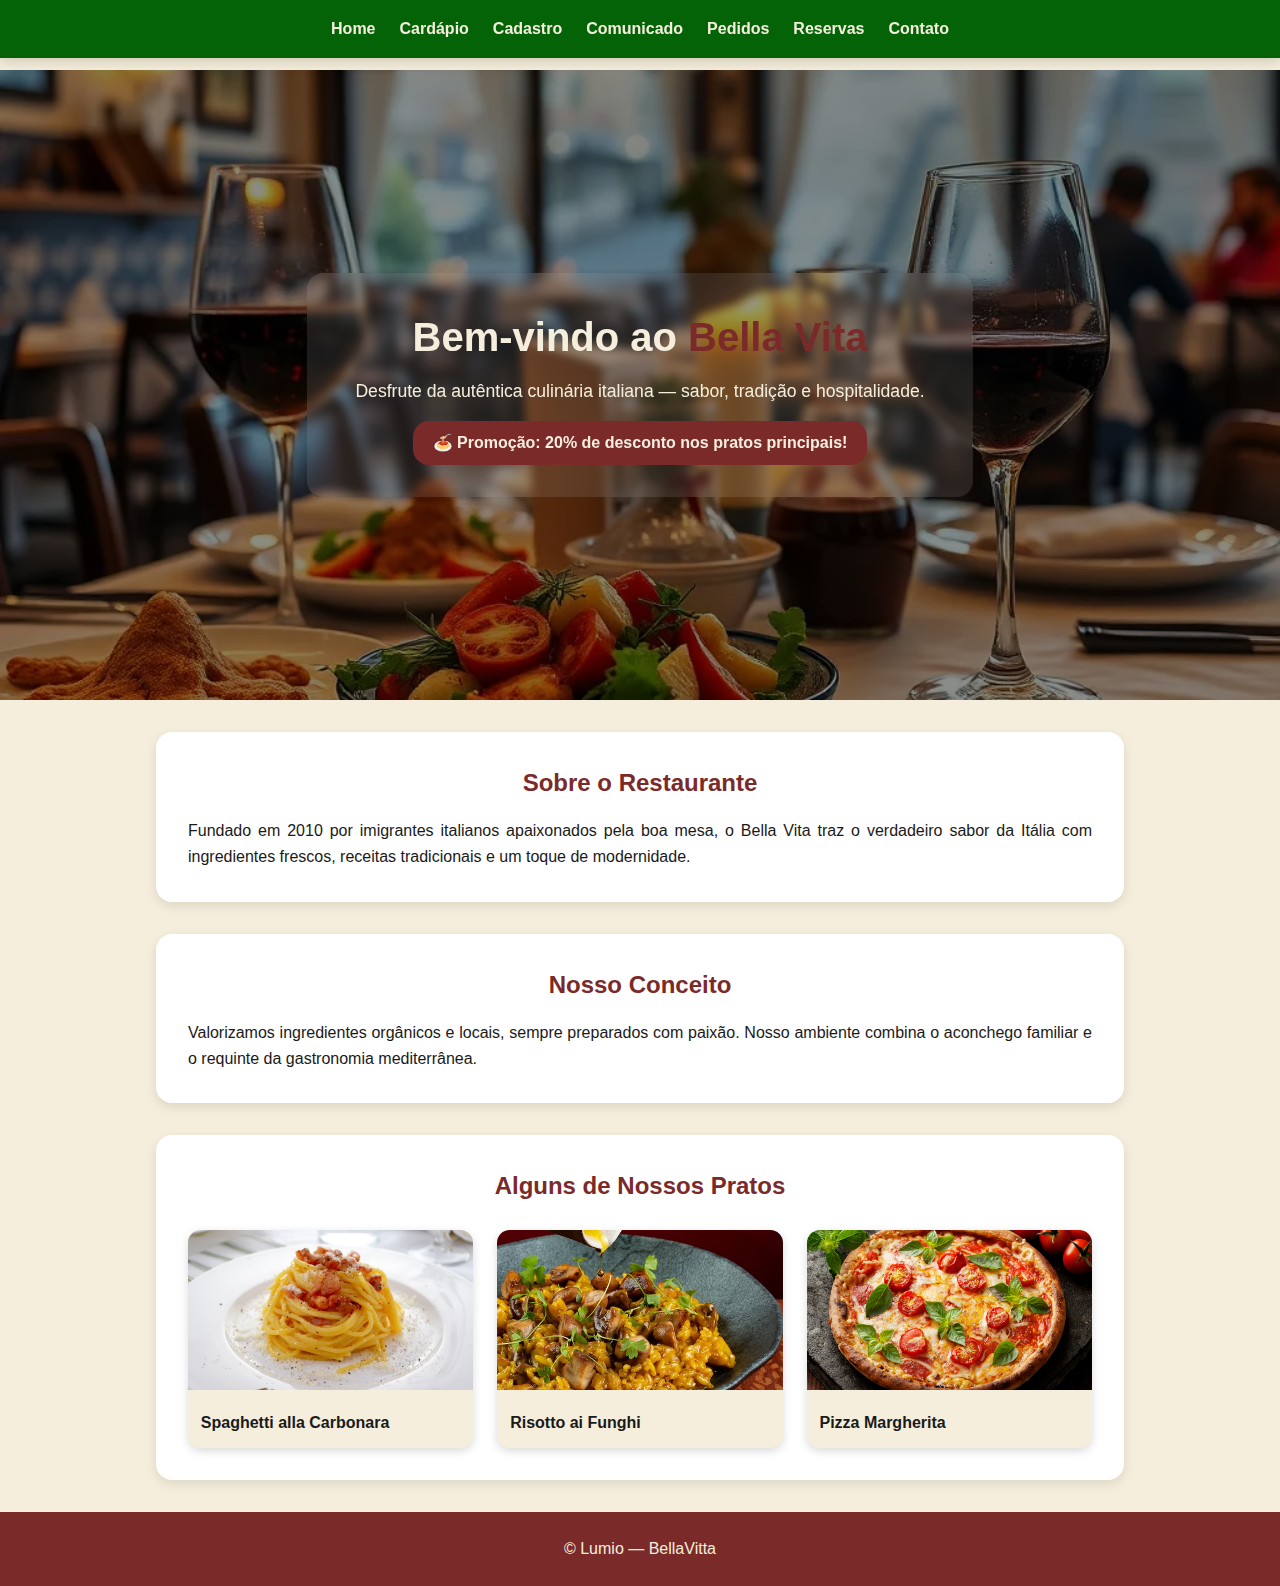
<file: index.html>
<!DOCTYPE html>
<html lang="pt-BR">
<head>
  <meta charset="utf-8">
  <meta name="viewport" content="width=device-width, initial-scale=1.0">
  <title>Restaurante Bella Vita</title>
  <link rel="stylesheet" href="./css/estilo.index.css">
</head>

<body class="home">

  <nav class="navbar">
    <ul>
      <li><a href="index.html">Home</a></li>
      <li><a href="Cardapio.html">Cardápio</a></li>
      <li><a href="cadastro.html">Cadastro</a></li>
      <li><a href="comunicado.html">Comunicado</a></li>
      <li><a href="Pedidos.html">Pedidos</a></li>
      <li><a href="reservar.html">Reservas</a></li>
      <li><a href="Entre_em_contato.html">Contato</a></li>
    </ul>
  </nav>

  <header class="hero">
    <div class="hero-content">
      <h1>Bem-vindo ao <span>Bella Vita</span></h1>
      <p>Desfrute da autêntica culinária italiana — sabor, tradição e hospitalidade.</p>
      <div class="promo">🍝 Promoção: 20% de desconto nos pratos principais!</div>
    </div>
  </header>

  <main>
    <section class="about">
      <h2>Sobre o Restaurante</h2>
      <p>Fundado em 2010 por imigrantes italianos apaixonados pela boa mesa, o Bella Vita traz o verdadeiro sabor da Itália com ingredientes frescos, receitas tradicionais e um toque de modernidade.</p>
    </section>

    <section class="concept">
      <h2>Nosso Conceito</h2>
      <p>Valorizamos ingredientes orgânicos e locais, sempre preparados com paixão. Nosso ambiente combina o aconchego familiar e o requinte da gastronomia mediterrânea.</p>
    </section>

    <section class="produtos">
      <h2>Alguns de Nossos Pratos</h2>
      <div class="grid-pratos">
        <div class="card-prato">
          <img src="imagem/Spaghetti_alla_Carbonara.jpg" alt="Spaghetti alla Carbonara">
          <p>Spaghetti alla Carbonara</p>
        </div>
        <!-- <div class="card-prato">
          <img src="imagem/Lasagna_alla_Bolognese.png" alt="Lasagna alla Bolognese">
          <p>Lasagna alla Bolognese</p>
        </div> -->
        <div class="card-prato">
          <img src="imagem/Risotto_ai_Funghi.png" alt="Risotto ai Funghi">
          <p>Risotto ai Funghi</p>
        </div>
        <div class="card-prato">
          <img src="imagem/pizza.jpg" alt="Pizza Margherita">
          <p>Pizza Margherita</p>
        </div>
      </div>
    </section>
  </main>

  <footer>
    <p>© Lumio — BellaVitta</p>
  </footer>

</body>
</html>
</file>
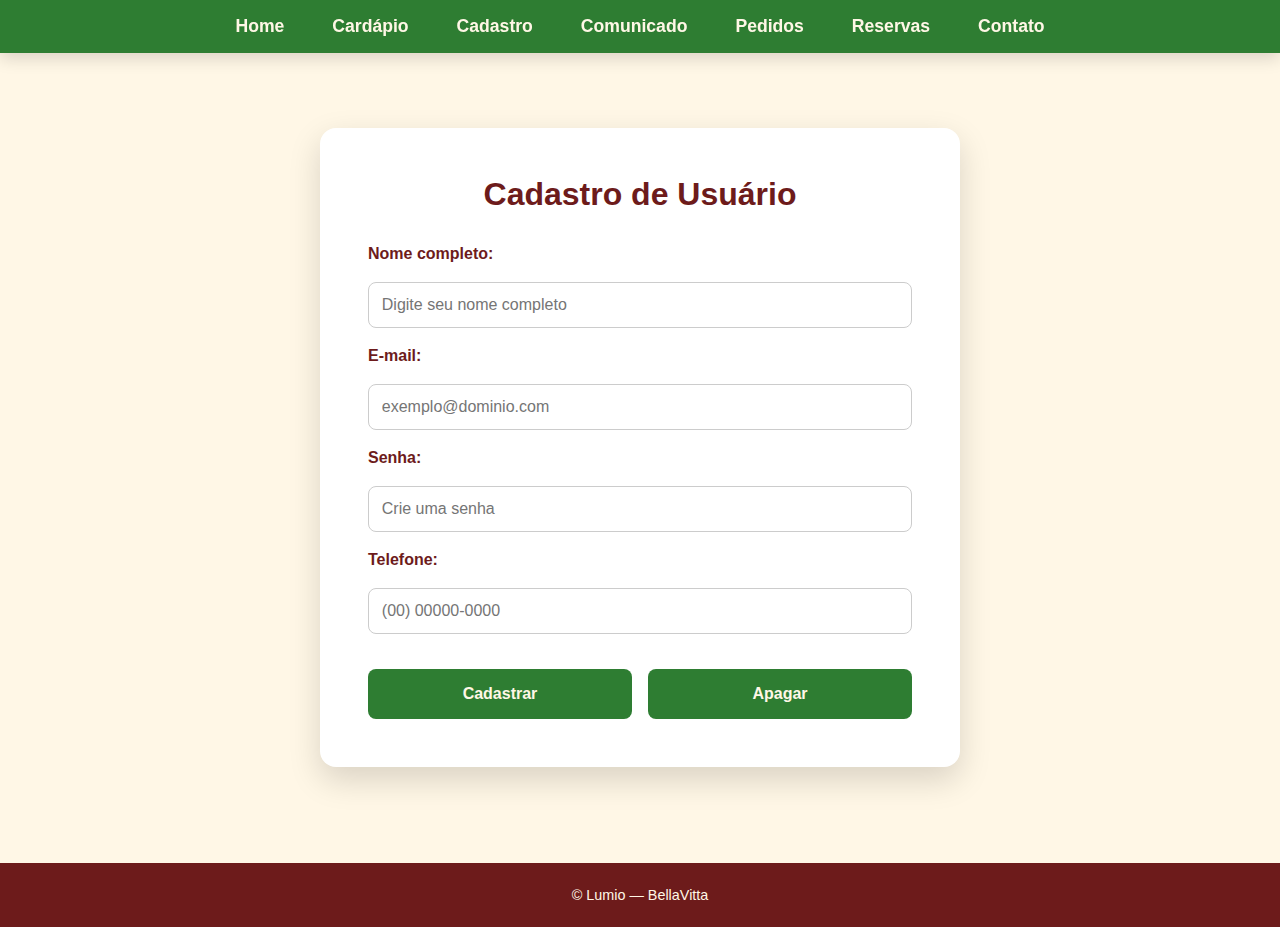
<file: cadastro.html>
<!DOCTYPE html>
<html lang="pt-br">

<head>
    <meta charset="UTF-8">
    <meta name="viewport" content="width=device-width, initial-scale=1.0">
    <title>Cadastro de Usuário</title>
    <link rel="stylesheet" href="./css/estilo_cadastro.css">
</head>

<body>

    <!-- NAVBAR -->

    <header class="navbar">
        <nav>
            <ul>
                <li><a href="index.html">Home</a></li>
                <li><a href="Cardapio.html">Cardápio</a></li>
                <li><a href="cadastro.html">Cadastro</a></li>
                <li><a href="comunicado.html">Comunicado</a></li>
                <li><a href="Pedidos.html">Pedidos</a></li>
                <li><a href="reservar.html">Reservas</a></li>
                <li><a href="Entre_em_contato.html">Contato</a></li>
            </ul>
        </nav>
    </header>

    <!-- CONTEÚDO PRINCIPAL -->

    <main>
        <section class="container">
            <h1>Cadastro de Usuário</h1>

            <form class="cadastro-form">
                <label for="nome">Nome completo:</label>
                <input type="text" id="nome" name="nome" required placeholder="Digite seu nome completo">

                <label for="email">E-mail:</label>
                <input type="email" id="email" name="email" required placeholder="exemplo@dominio.com">

                <label for="senha">Senha:</label>
                <input type="password" id="senha" name="senha" required placeholder="Crie uma senha">

                <label for="telefone">Telefone:</label>
                <input type="tel" id="telefone" name="telefone" required placeholder="(00) 00000-0000">

                <div class="botoes">
                    <button type="submit" class="btn-enviar">Cadastrar</button>
                    <button type="reset" class="btn-apagar">Apagar</button>
                </div>
            </form>
        </section>
    </main>

    <!-- footer -->

    <footer>
        <p>© Lumio — BellaVitta</p>
    </footer>

</body>

</html>
</file>
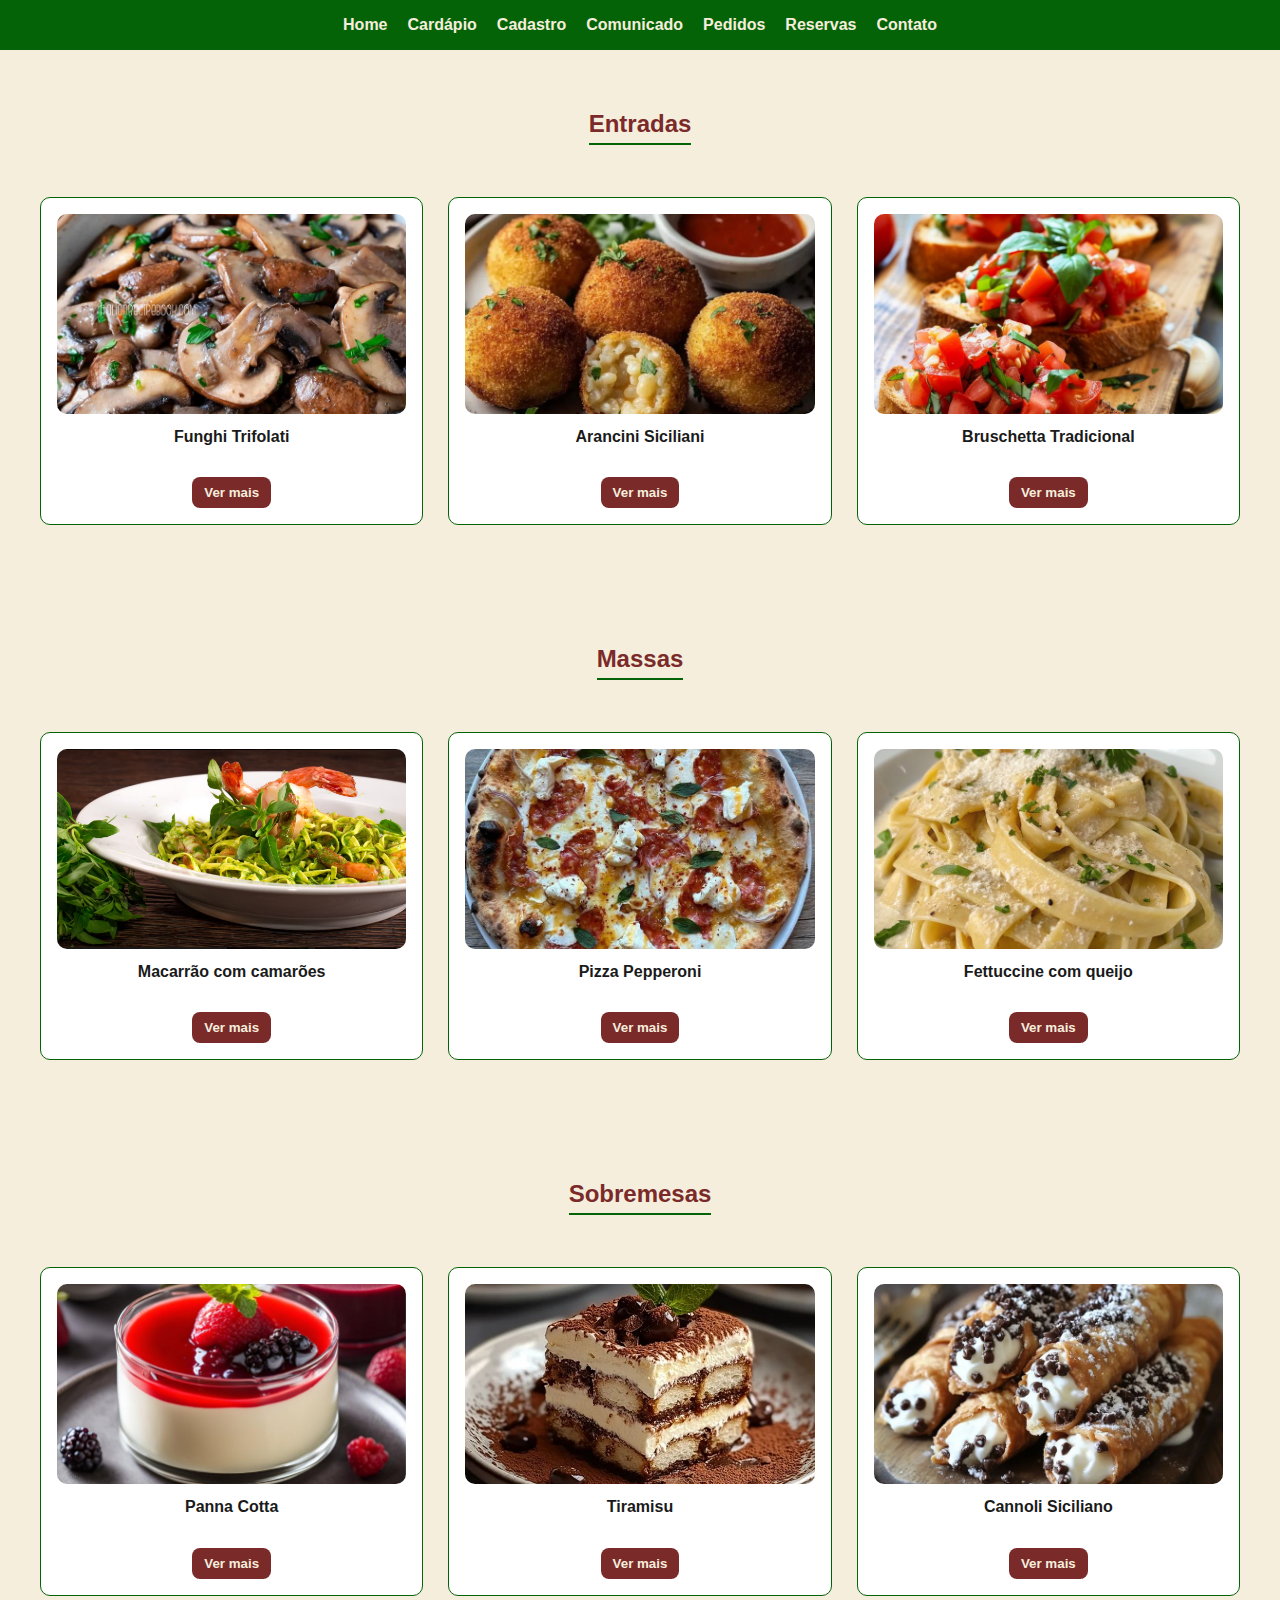
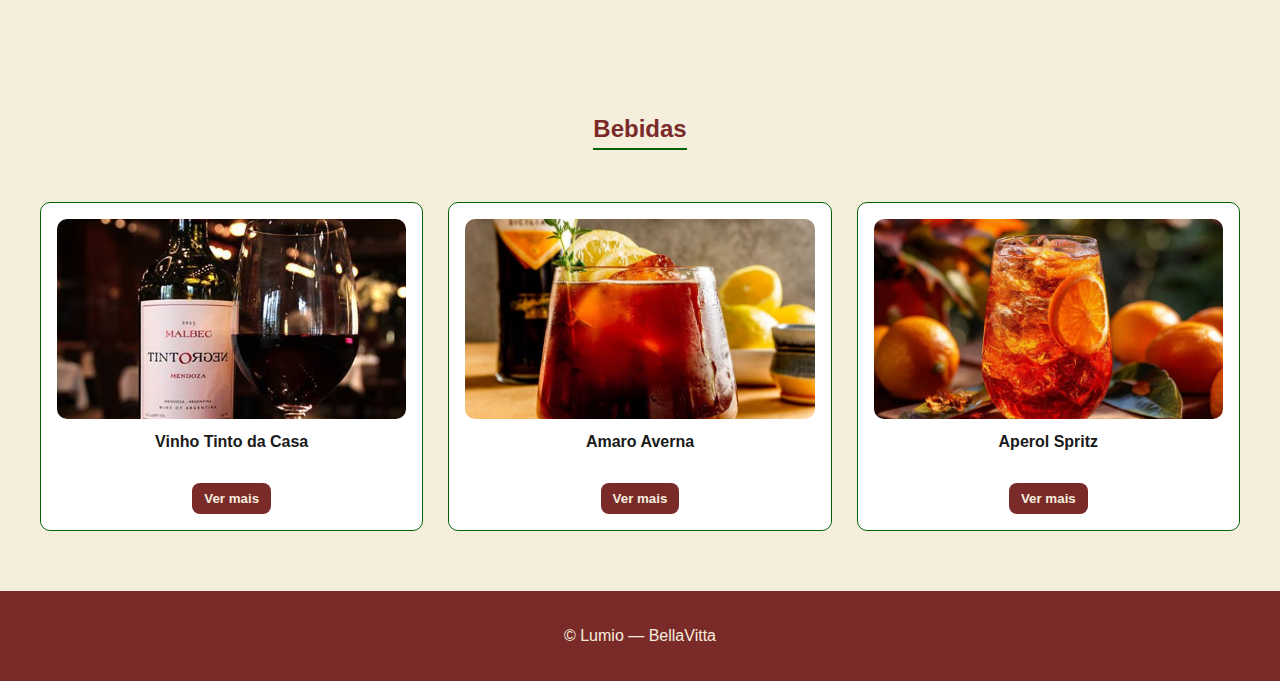
<file: Cardapio.html>
<!DOCTYPE html>
<html lang="pt-br">

<head>
  <meta charset="UTF-8">
  <meta name="viewport" content="width=device-width, initial-scale=1.0">
  <title>Cardápio BellaVitta</title>
  <link rel="stylesheet" href="./css/style.css">
</head>

<body>

  <!-- Navbar -->
  <nav class="navbar">
    <ul>
      <li><a href="index.html">Home</a></li>
      <li><a href="Cardapio.html">Cardápio</a></li>
      <li><a href="cadastro.html">Cadastro</a></li>
      <li><a href="comunicado.html">Comunicado</a></li>
      <li><a href="Pedidos.html">Pedidos</a></li>
      <li><a href="reservar.html">Reservas</a></li>
      <li><a href="Entre_em_contato.html">Contato</a></li>
    </ul>
  </nav>

  <main>
    <!-- ENTRADAS -->
    <section id="entradas" class="menu">
      <h2>Entradas</h2>
      <div class="pratos">
        <div class="menu-completo"
          data-descricao="Cogumelos salteados no azeite com alho, salsa e um toque de vinho branco."
          data-preco="R$35,00">
          <img src="./img/entradacogumelo.jpg" alt="Funghi Trifolati">
          <h4>Funghi Trifolati</h4>
          <button class="btn-vermais">Ver mais</button>
        </div>
        <div class="menu-completo"
          data-descricao="Bolinhos de risoto recheados com queijo e molho de tomate, empanados e fritos."
          data-preco="R$32,00">
          <img src="./img/entradabolinho.jpg" alt="Arancini Siciliani">
          <h4>Arancini Siciliani</h4>
          <button class="btn-vermais">Ver mais</button>
        </div>
        <div class="menu-completo"
          data-descricao="Pão italiano crocante coberto com tomate fresco, manjericão, alho e azeite."
          data-preco="R$22,00">
          <img src="./img/entradabruchetta.jpg" alt="Bruschetta Tradicional">
          <h4>Bruschetta Tradicional</h4>
          <button class="btn-vermais">Ver mais</button>
        </div>
      </div>
    </section>

    <!-- MASSAS -->
    <section id="massas" class="menu">
      <h2>Massas</h2>
      <div class="pratos">
        <div class="menu-completo"
          data-descricao="Delicioso macarrão ao molho verde, finalizado com camarões suculentos e folhas frescas."
          data-preco="R$42,00">
          <img src="./img/massa1.png" alt="Macarrão com camarões">
          <h4>Macarrão com camarões</h4>
          <button class="btn-vermais">Ver mais</button>
        </div>
        <div class="menu-completo"
          data-descricao="Pizza artesanal com borda crocante, coberta com pepperoni, queijo derretido e folhas verdes."
          data-preco="R$58,00">
          <img src="./img/massa3.jpg" alt="Pizza Pepperoni">
          <h4>Pizza Pepperoni</h4>
          <button class="btn-vermais">Ver mais</button>
        </div>
        <div class="menu-completo"
          data-descricao="Fettuccine envolvido em molho cremoso, coberto com queijo ralado e manjericão."
          data-preco="R$36,00">
          <img src="./img/massa2.jpg" alt="Fettuccine com queijo">
          <h4>Fettuccine com queijo</h4>
          <button class="btn-vermais">Ver mais</button>
        </div>
      </div>
    </section>

    <!-- SOBREMESAS -->
    <section id="sobremesas" class="menu">
      <h2>Sobremesas</h2>
      <div class="pratos">
        <div class="menu-completo"
          data-descricao="Sobremesa cremosa aromatizada com baunilha e calda de frutas vermelhas." data-preco="R$30,00">
          <img src="./img/sobremessapanna.jpg" alt="Panna Cotta">
          <h4>Panna Cotta</h4>
          <button class="btn-vermais">Ver mais</button>
        </div>
        <div class="menu-completo" data-descricao="Camadas de biscoito embebido em café, creme mascarpone e cacau."
          data-preco="R$22,00">
          <img src="./img/sobremessatiramisu.jpg" alt="Tiramisu">
          <h4>Tiramisu</h4>
          <button class="btn-vermais">Ver mais</button>
        </div>
        <div class="menu-completo"
          data-descricao="Massa crocante recheada com creme de ricota doce, raspas de laranja e gotas de chocolate."
          data-preco="R$18,00">
          <img src="./img/sobremessacannoli.jpg" alt="Cannoli Siciliano">
          <h4>Cannoli Siciliano</h4>
          <button class="btn-vermais">Ver mais</button>
        </div>
      </div>
    </section>

    <!-- BEBIDAS -->
    <section id="bebidas" class="menu">
      <h2>Bebidas</h2>
      <div class="pratos">
        <div class="menu-completo" data-descricao="Vinho italiano encorpado, ideal para acompanhar massas e carnes."
          data-preco="R$89,00">
          <img src="./img/bebidavinho.jpg" alt="Vinho Tinto da Casa">
          <h4>Vinho Tinto da Casa</h4>
          <button class="btn-vermais">Ver mais</button>
        </div>
        <div class="menu-completo" data-descricao="Licor siciliano de ervas com sabor profundo e levemente amargo."
          data-preco="R$145,00">
          <img src="./img/bebidaamaro.jpg" alt="Amaro Averna">
          <h4>Amaro Averna</h4>
          <button class="btn-vermais">Ver mais</button>
        </div>
        <div class="menu-completo" data-descricao="Drink refrescante feito com Aperol, prosecco e água com gás."
          data-preco="R$32,00">
          <img src="./img/bebidaaperol.jpg" alt="Aperol Spritz">
          <h4>Aperol Spritz</h4>
          <button class="btn-vermais">Ver mais</button>
        </div>
      </div>
    </section>
  </main>

  <footer>
    <p>© Lumio — BellaVitta</p>
  </footer>

  <script src="./JS/script.js"></script>
</body>

</html>
</file>
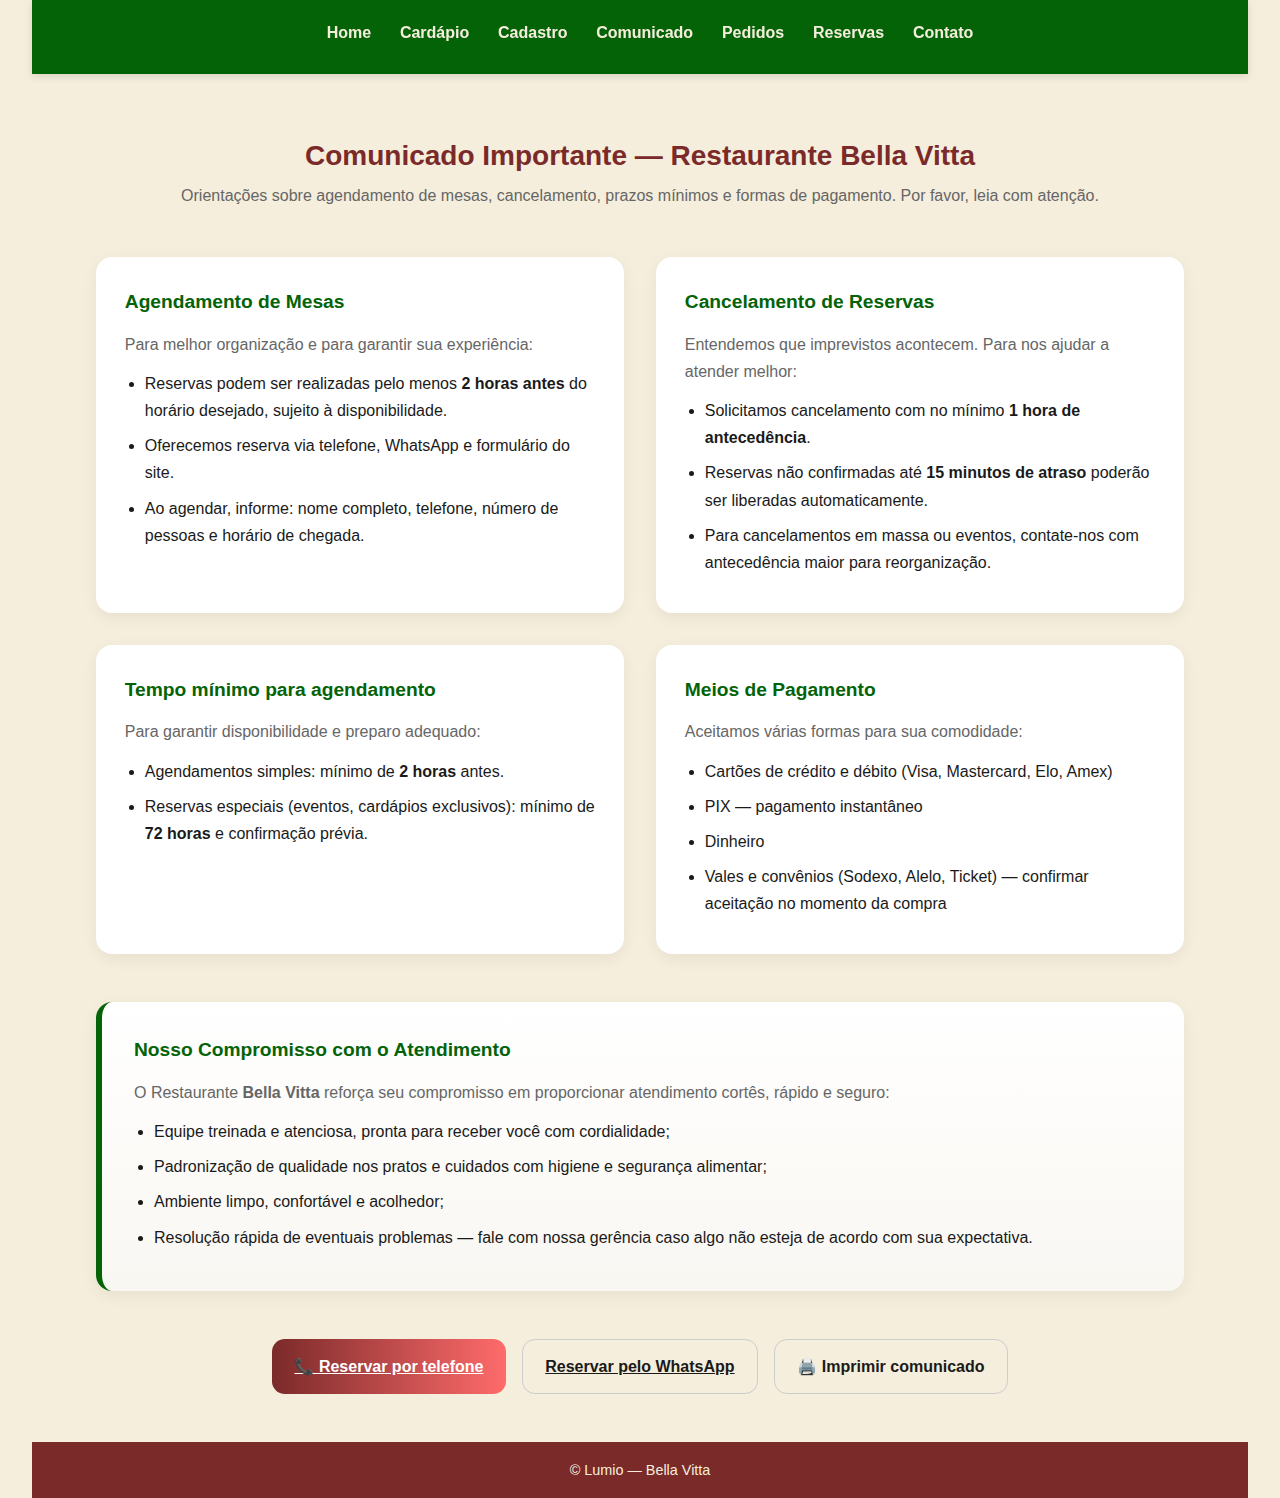
<file: comunicado.html>
<!DOCTYPE html>
<html lang="pt-BR">

<head>
  <meta charset="UTF-8" />
  <meta name="viewport" content="width=device-width, initial-scale=1.0" />
  <title>Comunicados — Bella Vitta</title>
  <link rel="stylesheet" href="css/estilo_comunicado.css" />
</head>

<body>
  <nav class="navbar">

    <ul>
      <li><a href="index.html">Home</a></li>
      <li><a href="Cardapio.html">Cardápio</a></li>
      <li><a href="cadastro.html">Cadastro</a></li>
      <li><a href="comunicado.html">Comunicado</a></li>
      <li><a href="Pedidos.html">Pedidos</a></li>
      <li><a href="reservar.html">Reservas</a></li>
      <li><a href="Entre_em_contato.html">Contato</a></li>
    </ul>
  </nav>

  <main>
    <header class="header">
      <div>
        <h1>Comunicado Importante — Restaurante Bella Vitta</h1>
        <p class="lead">
          Orientações sobre agendamento de mesas, cancelamento, prazos mínimos e formas de pagamento.
          Por favor, leia com atenção.
        </p>
      </div>
    </header>

    <section class="grid">
      <article class="section">
        <h3> Agendamento de Mesas</h3>
        <p>Para melhor organização e para garantir sua experiência:</p>
        <ul>
          <li>Reservas podem ser realizadas pelo menos <strong>2 horas antes</strong> do horário desejado, sujeito à
            disponibilidade.</li>
          <li>Oferecemos reserva via telefone, WhatsApp e formulário do site.</li>
          <li>Ao agendar, informe: nome completo, telefone, número de pessoas e horário de chegada.</li>
        </ul>
      </article>

      <article class="section">
        <h3> Cancelamento de Reservas</h3>
        <p>Entendemos que imprevistos acontecem. Para nos ajudar a atender melhor:</p>
        <ul>
          <li>Solicitamos cancelamento com no mínimo <strong>1 hora de antecedência</strong>.</li>
          <li>Reservas não confirmadas até <strong>15 minutos de atraso</strong> poderão ser liberadas automaticamente.
          </li>
          <li>Para cancelamentos em massa ou eventos, contate-nos com antecedência maior para reorganização.</li>
        </ul>
      </article>

      <article class="section">
        <h3> Tempo mínimo para agendamento</h3>
        <p>Para garantir disponibilidade e preparo adequado:</p>
        <ul>
          <li>Agendamentos simples: mínimo de <strong>2 horas</strong> antes.</li>
          <li>Reservas especiais (eventos, cardápios exclusivos): mínimo de <strong>72 horas</strong> e confirmação
            prévia.</li>
        </ul>
      </article>

      <article class="section">
        <h3> Meios de Pagamento</h3>
        <p>Aceitamos várias formas para sua comodidade:</p>
        <ul>
          <li>Cartões de crédito e débito (Visa, Mastercard, Elo, Amex)</li>
          <li>PIX — pagamento instantâneo</li>
          <li>Dinheiro</li>
          <li>Vales e convênios (Sodexo, Alelo, Ticket) — confirmar aceitação no momento da compra</li>
        </ul>
      </article>
    </section>

    <section class="section compromisso">
      <h3> Nosso Compromisso com o Atendimento</h3>
      <p>O Restaurante <strong>Bella Vitta</strong> reforça seu compromisso em proporcionar atendimento cortês, rápido e
        seguro:</p>
      <ul>
        <li>Equipe treinada e atenciosa, pronta para receber você com cordialidade;</li>
        <li>Padronização de qualidade nos pratos e cuidados com higiene e segurança alimentar;</li>
        <li>Ambiente limpo, confortável e acolhedor;</li>
        <li>Resolução rápida de eventuais problemas — fale com nossa gerência caso algo não esteja de acordo com sua
          expectativa.</li>
      </ul>
    </section>

    <div class="actions">
      <a class="btn btn-primary" href="tel:+5511999999999">📞 Reservar por telefone</a>
      <a class="btn btn-outline" href="https://wa.me/5511999999999?text=Olá%20gostaria%20de%20fazer%20uma%20reserva"
        target="_blank" rel="noopener">
        Reservar pelo WhatsApp
      </a>
      <button class="btn btn-outline" onclick="window.print()">🖨️ Imprimir comunicado</button>
    </div>
  </main>

  <footer>
    <p>© Lumio — Bella Vitta</p>
  </footer>

</body>

</html>
</file>
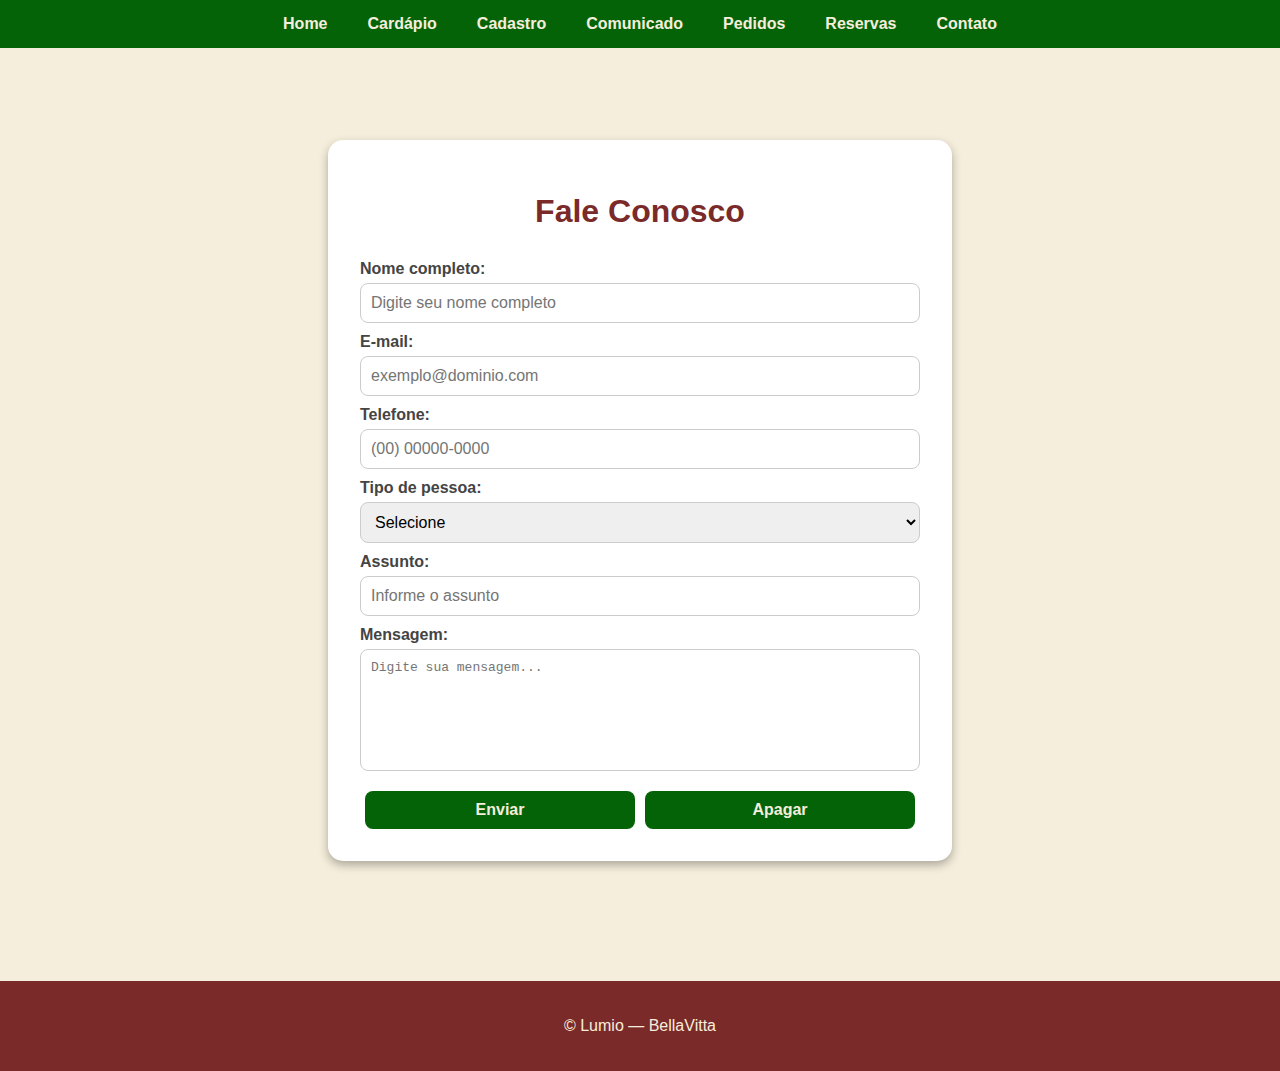
<file: contato.html>
<!DOCTYPE html>
<html lang="pt-br">

<head>
  <meta charset="UTF-8">
  <meta name="viewport" content="width=device-width, initial-scale=1.0">
  <title>Contato - Restaurante Sabor & Arte</title>
  <link rel="stylesheet" href="css/estilo_contato.css">
</head>

<body>

  <!-- Navbar -->
   
  <nav class="navbar">
    <ul>
      <li><a href="index.html">Home</a></li>
      <li><a href="Cardapio.html">Cardápio</a></li>
      <li><a href="cadastro.html">Cadastro</a></li>
      <li><a href="comunicado.html">Comunicado</a></li>
      <li><a href="Pedidos.html">Pedidos</a></li>
      <li><a href="reservar.html">Reservas</a></li>
      <li><a href="Entre_em_contato.html">Contato</a></li>
    </ul>
  </nav>

  <!-- Conteúdo principal -->

  <main>
    <section class="container">
      <h1>Fale Conosco</h1>

      <form id="formContato">
        <label for="nome">Nome completo:</label>
        <input type="text" id="nome" name="nome" required placeholder="Digite seu nome completo">

        <label for="email">E-mail:</label>
        <input type="email" id="email" name="email" required placeholder="exemplo@dominio.com">

        <label for="telefone">Telefone:</label>
        <input type="tel" id="telefone" name="telefone" placeholder="(00) 00000-0000" required>

        <label for="tipo">Tipo de pessoa:</label>
        <select id="tipo" name="tipo" required>
          <option value="">Selecione</option>
          <option value="fisica">Pessoa Física</option>
          <option value="juridica">Pessoa Jurídica</option>
        </select>

        <label for="assunto">Assunto:</label>
        <input type="text" id="assunto" name="assunto" required placeholder="Informe o assunto">

        <label for="mensagem">Mensagem:</label>
        <textarea id="mensagem" name="mensagem" required placeholder="Digite sua mensagem..."></textarea>

        <div class="botoes">
          <button type="submit" id="enviar">Enviar</button>
          <button type="reset" id="apagar">Apagar</button>
        </div>
      </form>
    </section>
  </main>

  <!-- Footer -->

  <footer>
    <p>© Lumio — BellaVitta</p>
  </footer>

  <script>
    const form = document.getElementById("formContato");
    form.addEventListener("submit", function (e) {
      e.preventDefault();

      const email = document.getElementById("email").value;
      if (!email.includes("@")) {
        alert("O e-mail deve conter o símbolo '@'.");
        return;
      }

      alert("Mensagem enviada com sucesso! Entraremos em contato em breve.");
      form.reset();
    });
  </script>
</body>
</html>
</file>
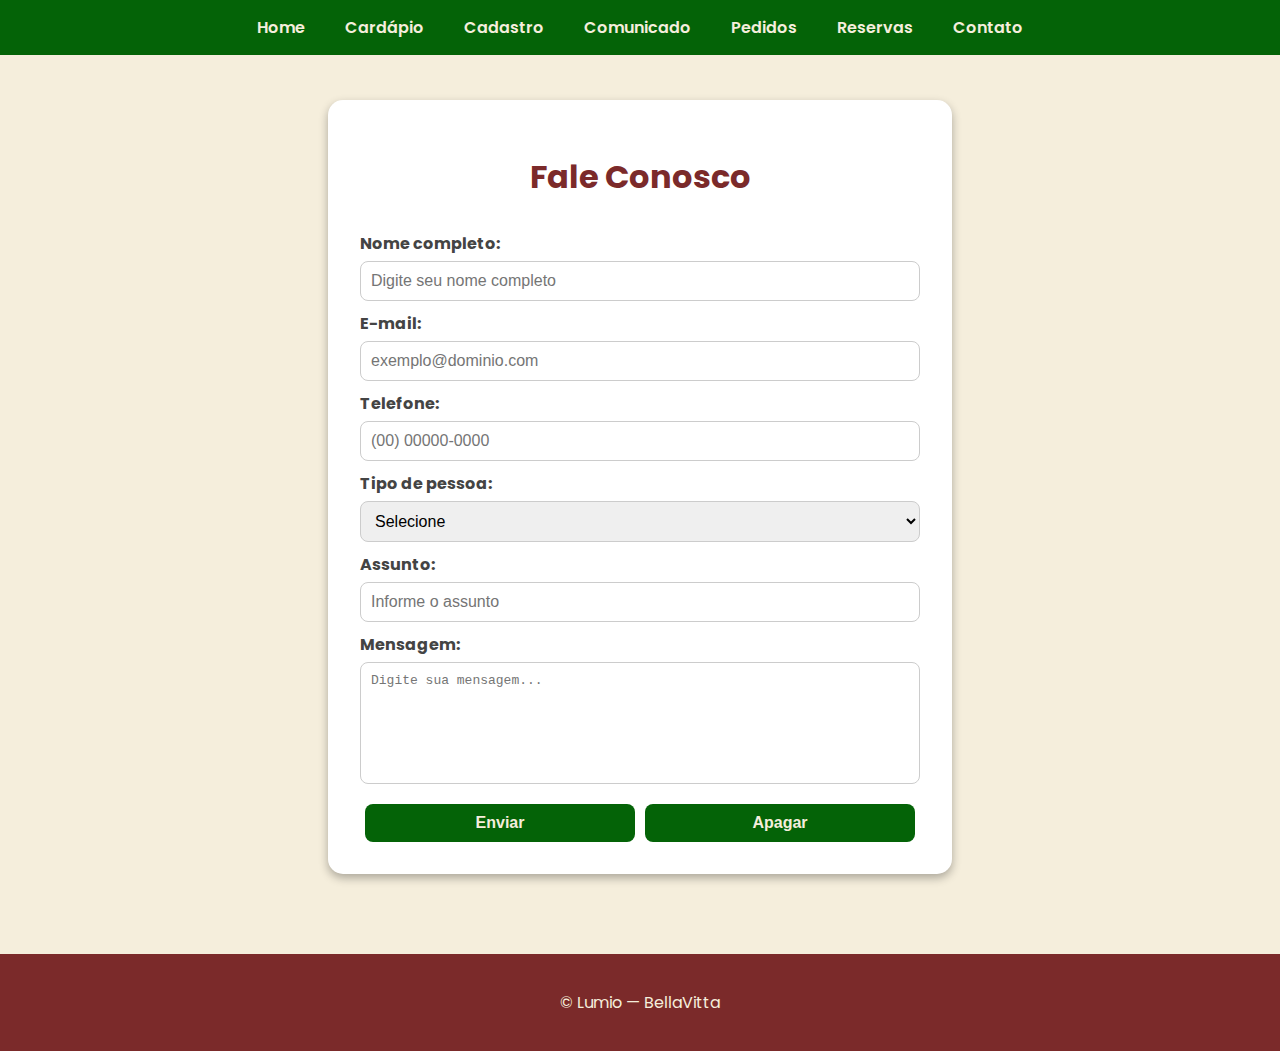
<file: Entre_em_contato.html>
<!DOCTYPE html>
<html lang="pt-br">

<head>
    <meta charset="UTF-8">
    <meta name="viewport" content="width=device-width, initial-scale=1.0">
    <title>Contato - Restaurante Sabor & Arte</title>
    <link rel="stylesheet" type="text/css" href="css/estilo_contato.css">
    <link href="https://fonts.googleapis.com/css2?family=Poppins:wght@400;600&display=swap" rel="stylesheet">
</head>

<body>

    <!-- Container central -->
    <div class="container">

<!-- navbar -->

        <div id="topo">
            <nav class="navbar">
                <ul>
                    <li><a href="index.html">Home</a></li>
                    <li><a href="Cardapio.html">Cardápio</a></li>
                    <li><a href="cadastro.html">Cadastro</a></li>
                    <li><a href="comunicado.html">Comunicado</a></li>
                    <li><a href="Pedidos.html">Pedidos</a></li>
                    <li><a href="reservar.html">Reservas</a></li>
                    <li><a href="Entre_em_contato.html">Contato</a></li>
                </ul>
            </nav>

        </div>


        <h1>Fale Conosco</h1>

        <!-- Formulário de contato -->
        <form id="formContato" aria-label="Formulário de contato do restaurante">

        
            <label for="nome">Nome completo:</label>
            <input type="text" id="nome" name="nome" required placeholder="Digite seu nome completo">

          
            <label for="email">E-mail:</label>
            <input type="email" id="email" name="email" required placeholder="exemplo@dominio.com">

        
            <label for="telefone">Telefone:</label>
            <input type="tel" id="telefone" name="telefone" required placeholder="(00) 00000-0000">

           
            <label for="tipo">Tipo de pessoa:</label>
            <select id="tipo" name="tipo" required>
                <option value="">Selecione</option>
                <option value="fisica">Pessoa Física</option>
                <option value="juridica">Pessoa Jurídica</option>
            </select>

          
            <label for="assunto">Assunto:</label>
            <input type="text" id="assunto" name="assunto" required placeholder="Informe o assunto">

         
            <label for="mensagem">Mensagem:</label>
            <textarea id="mensagem" name="mensagem" required placeholder="Digite sua mensagem..."></textarea>

          
            <div class="botoes">
                <button type="submit" id="enviar">Enviar</button>
                <button type="reset" id="apagar">Apagar</button>
            </div>
        </form>
    </div>

    <footer>
        <p>© Lumio — BellaVitta</p>
    </footer>

    <!-- Script de validação do formulário -->
    <script>
        // Captura o formulário pelo ID
        const form = document.getElementById("formContato");

        // Adiciona o evento de envio (submit)
        form.addEventListener("submit", function (e) {
            e.preventDefault(); // Impede envio automático

            const email = document.getElementById("email").value;

            // Validação simples de e-mail
            if (!email.includes("@")) {
                alert("O e-mail deve conter o símbolo '@'.");
                return;
            }

            // Exibe mensagem de sucesso e limpa o formulário
            alert("Mensagem enviada com sucesso! Entraremos em contato em breve.");
            form.reset();
        });
    </script>

</body>

</html>
</file>
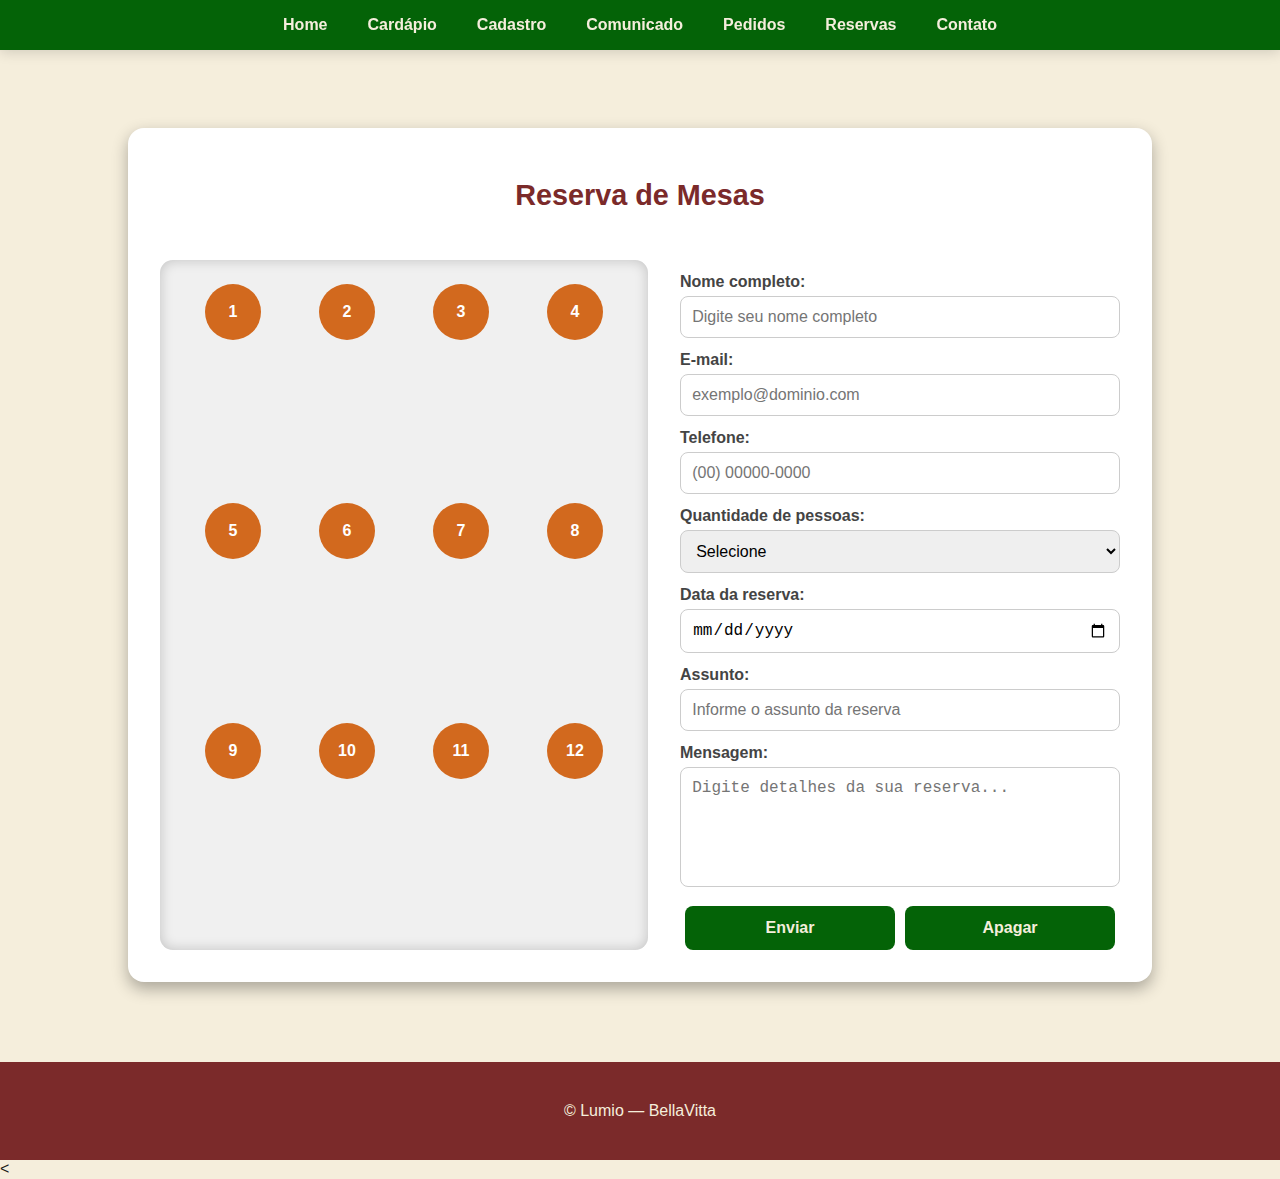
<file: reservar.html>
<!DOCTYPE html>
<html lang="pt-br">

<head>
    <meta charset="UTF-8">
    <meta name="viewport" content="width=device-width, initial-scale=1.0">
    <title>Reserva de Mesas - Restaurante</title>
    <link rel="stylesheet" href="css/estilo_reserva.css">
</head>

<body>

    <!-- navbar -->

    <nav class="navbar">
        <ul>
            <li><a href="index.html">Home</a></li>
            <li><a href="Cardapio.html">Cardápio</a></li>
            <li><a href="cadastro.html">Cadastro</a></li>
            <li><a href="comunicado.html">Comunicado</a></li>
            <li><a href="Pedidos.html">Pedidos</a></li>
            <li><a href="reservar.html">Reservas</a></li>
            <li><a href="Entre_em_contato.html">Contato</a></li>
        </ul>
    </nav>

    <main>
        <div class="container">
            <h1>Reserva de Mesas</h1>

            <!-- lugares -->

            <div class="mapa" id="mapa">
                <div class="mesa" data-mesa="1">1</div>
                <div class="mesa" data-mesa="2">2</div>
                <div class="mesa" data-mesa="3">3</div>
                <div class="mesa" data-mesa="4">4</div>
                <div class="mesa" data-mesa="5">5</div>
                <div class="mesa" data-mesa="6">6</div>
                <div class="mesa" data-mesa="7">7</div>
                <div class="mesa" data-mesa="8">8</div>
                <div class="mesa" data-mesa="9">9</div>
                <div class="mesa" data-mesa="10">10</div>
                <div class="mesa" data-mesa="11">11</div>
                <div class="mesa" data-mesa="12">12</div>
            </div>

            <!-- formulário -->

            <form id="formReserva">
                <label for="nome">Nome completo:</label>
                <input type="text" id="nome" name="nome" required placeholder="Digite seu nome completo">

                <label for="email">E-mail:</label>
                <input type="email" id="email" name="email" required placeholder="exemplo@dominio.com">

                <label for="telefone">Telefone:</label>
                <input type="tel" id="telefone" name="telefone" required placeholder="(00) 00000-0000">

                <label for="pessoas">Quantidade de pessoas:</label>
                <select id="pessoas" name="pessoas" required>
                    <option value="">Selecione</option>
                    <option value="1">1 pessoa</option>
                    <option value="2">2 pessoas</option>
                    <option value="3">3 pessoas</option>
                    <option value="4">4 pessoas</option>
                    <option value="5">5 pessoas</option>
                    <option value="6">6 pessoas</option>
                    <option value="7">7 pessoas</option>
                    <option value="8">8 pessoas</option>
                    <option value="9">9 pessoas</option>
                    <option value="10">10 pessoas</option>
                    <option value="11">11 pessoas</option>
                    <option value="12">Obs. na caixa de mensagem</option>
                </select>

                <label for="data">Data da reserva:</label>
                <input type="date" id="data" name="data" required>

                <label for="assunto">Assunto:</label>
                <input type="text" id="assunto" name="assunto" required placeholder="Informe o assunto da reserva">

                <label for="mensagem">Mensagem:</label>
                <textarea id="mensagem" name="mensagem" required
                    placeholder="Digite detalhes da sua reserva..."></textarea>

                <div class="botoes">
                    <button type="submit" id="enviar">Enviar</button>
                    <button type="reset" id="apagar">Apagar</button>
                </div>
            </form>
        </div>
    </main>

    <!-- footer -->

    <footer>
        <p>© Lumio — BellaVitta</p>
    </footer>

    <script>

        // escolher a mesa

        const mesas = document.querySelectorAll('.mesa');
        let mesaSelecionada = null;

        mesas.forEach(mesa => {
            mesa.addEventListener('click', () => {
                mesas.forEach(m => m.classList.remove('selecionada'));
                mesa.classList.add('selecionada');
                mesaSelecionada = mesa.dataset.mesa;
            });
        });

        //    validação formulário
        const form = document.getElementById('formReserva');
        form.addEventListener('submit', e => {
            e.preventDefault();

            const email = document.getElementById("email").value;
            if (!email.includes("@")) {
                alert("O e-mail deve conter o símbolo '@'.");
                return;
            }

            if (!mesaSelecionada) {
                alert("Por favor, selecione uma mesa antes de enviar a reserva.");
                return;
            }

            alert(`Reserva enviada com sucesso!\nMesa: ${mesaSelecionada}`);
            form.reset();
            mesas.forEach(m => m.classList.remove('selecionada'));
            mesaSelecionada = null;
        });
    </script>
</body>

<
</file>
<file: css/estilo.index.css>
:root {
  --verde: #046307;
  --bege: #f5eedc;
  --bordo: #7b2a2a;
  --preto: #1a1a1a;
}

* {
  margin: 0;
  padding: 0;
  box-sizing: border-box;
}

body {
  font-family: "Poppins", sans-serif;
  background-color: var(--bege);
  color: var(--preto);
  line-height: 1.6;
}

/* navbar */

.navbar {
  position: fixed;
  top: 0;
  left: 0;
  width: 100%;
  background-color: var(--verde);
  padding: 1rem 2rem;
  box-shadow: 0 4px 12px rgba(0, 0, 0, 0.15);
  z-index: 1000;
}

.navbar ul {
  display: flex;
  justify-content: center;
  flex-wrap: wrap;
  list-style: none;
  gap: 1.5rem;
}

.navbar a {
  text-decoration: none;
  color: var(--bege);
  font-weight: 600;
  transition: color 0.3s ease;
}

.navbar a:hover {
  color: var(--bordo);
}

body {
  padding-top: 70px; 
}

/* hero */

.hero {
  background: url("../imagem/mesarestaurante.png") center/cover no-repeat;
  height: 70vh;
  display: flex;
  justify-content: center;
  align-items: center;
  text-align: center;
  color: var(--bege);
  position: relative;
}

.hero::before {
  content: "";
  position: absolute;
  inset: 0;
  background: rgba(0, 0, 0, 0.45);
}

.hero-content {
  position: relative;
  z-index: 1;
  background: rgba(255, 255, 255, 0.1);
  padding: 2rem 3rem;
  border-radius: 1rem;
  backdrop-filter: blur(4px);
}

.hero h1 {
  font-size: 2.5rem;
  color: var(--bege);
}

.hero h1 span {
  color: var(--bordo);
}

.hero p {
  font-size: 1.1rem;
  margin-top: 0.5rem;
}

.promo {
  margin-top: 1rem;
  background-color: var(--bordo);
  color: var(--bege);
  padding: 0.6rem 1.2rem;
  border-radius: 1rem;
  display: inline-block;
  font-weight: 600;
}

/* sections */

main {
  max-width: 1000px;
  margin: 2rem auto;
  padding: 0 1rem;
}

section {
  background: #fff;
  border-radius: 1rem;
  padding: 2rem;
  margin-bottom: 2rem;
  box-shadow: 0 4px 12px rgba(0, 0, 0, 0.1);
}

section h2 {
  text-align: center;
  color: var(--bordo);
  margin-bottom: 1rem;
}

section p {
  text-align: justify;
}

/* pratos */

.grid-pratos {
  display: grid;
  grid-template-columns: repeat(auto-fit, minmax(220px, 1fr));
  gap: 1.5rem;
  margin-top: 1.5rem;
}

.card-prato {
  background: var(--bege);
  border-radius: 0.8rem;
  box-shadow: 0 3px 10px rgba(0, 0, 0, 0.15);
  overflow: hidden;
  text-align: center;
  transition: transform 0.3s ease;
}

.card-prato:hover {
  transform: translateY(-6px);
}

.card-prato img {
  width: 100%;
  height: 160px;
  object-fit: cover;
}

.card-prato p {
  padding: 0.8rem;
  font-weight: 600;
  color: var(--preto);
}

/* footer */

footer {
  background-color: var(--bordo);
  color: var(--bege);
  text-align: center;
  padding: 1.5rem 0;
  margin-top: 2rem;
}

/* responsividade */

@media (max-width: 768px) {
  .hero h1 {
    font-size: 2rem;
  }

  .hero-content {
    padding: 1.5rem;
  }

  section {
    padding: 1.5rem;
  }
}
</file>
<file: css/estilo_cadastro.css>
:root {
  --verde: #2e7d32;
  --bege: #fff7e6;
  --bordo: #6d1b1b;
  --preto: #1a1a1a;
  --sombra: rgba(0, 0, 0, 0.15);
  --raio: 1rem;
}

* {
  margin: 0;
  padding: 0;
  box-sizing: border-box;
  font-family: 'Poppins', sans-serif;
}

body {
  background-color: var(--bege);
  color: var(--bordo);
  display: flex;
  flex-direction: column;
  align-items: center;
  min-height: 100vh;
}

/* NAVBAR */

.navbar {
  position: fixed;
  top: 0;
  left: 0;
  width: 100%;
  background: var(--verde);
  padding: 1rem 2rem;
  display: flex;
  justify-content: center;
  align-items: center;
  box-shadow: 0 0.3rem 1rem var(--sombra);
  z-index: 1000;
}

.navbar ul {
  list-style: none;
  display: flex;
  gap: 3rem;
}

.navbar a {
  text-decoration: none;
  color: var(--bege);
  font-weight: 600;
  font-size: 1.1rem;
  transition: 0.3s;
}

.navbar a:hover {
  color: #ffffff;
}

/* CONTAINER */

main {
  flex: 1;
  width: 100%;
  display: flex;
  justify-content: center;
  align-items: center;
  padding: 8rem 2rem 6rem; 
}

.container {
  background: #ffffff;
  padding: 3rem;
  border-radius: var(--raio);
  box-shadow: 0 0.8rem 2rem var(--sombra);
  max-width: 40rem;
  width: 100%;
}

.container h1 {
  text-align: center;
  margin-bottom: 2rem;
  font-size: 2rem;
}

/* FORMULÁRIO */

.cadastro-form {
  display: flex;
  flex-direction: column;
  gap: 1.2rem;
}

.cadastro-form label {
  font-weight: 600;
  font-size: 1rem;
}

.cadastro-form input {
  padding: 0.8rem;
  border: 0.1rem solid #ccc;
  border-radius: 0.5rem;
  font-size: 1rem;
  outline: none;
  transition: 0.2s;
}

.cadastro-form input:focus {
  border-color: var(--verde);
  box-shadow: 0 0 0.2rem var(--verde);
}

/* BOTÕES */

.botoes {
  display: flex;
  gap: 1rem;
  margin-top: 1rem;
}

.btn-enviar,
.btn-apagar {
  flex: 1;
  padding: 1rem;
  border: none;
  border-radius: 0.5rem;
  font-weight: 600;
  cursor: pointer;
  font-size: 1rem;
  transition: 0.3s;
}

.btn-enviar {
  background: var(--verde);
  color: var(--bege);
}

.btn-enviar:hover {
  background: #256428;
}

.btn-apagar {
  background: var(--verde);
  color: var(--bege);
}

.btn-apagar:hover {
  background: #256428;
}

/* FOOTER */

footer {
  width: 100%;
  text-align: center;
  padding: 1.5rem;
  background: var(--bordo);
  color: var(--bege);
  font-size: 0.9rem;
}

/* RESPONSIVIDADE */

@media (max-width: 768px) {
  .navbar ul {
    gap: 1.5rem;
  }

  .container {
    padding: 2rem;
  }

  .container h1 {
    font-size: 1.6rem;
  }
}
</file>
<file: css/style.css>
:root {
    --verde: #046307;
    --bege: #f5eedc;
    --bordo: #7b2a2a;
    --preto: #1a1a1a;
}

body {
    font-family: "Poppins", sans-serif;
    background-color: var(--bege);
    color: var(--preto);
    margin: 0;
    padding: 0;
}

.navbar {
    background-color: var(--verde);
    padding: 1rem;
}

.navbar ul {
    list-style: none;
    display: flex;             
    justify-content: center;   
    gap: 20px;
    margin: 0;
    padding: 0;
    flex-wrap: wrap;
}

.navbar li {
    text-align: center;
}

.navbar a {
    color: var(--bege);
    text-decoration: none;
    font-weight: bold;
    transition: color 0.3s;
    display: block;          
    text-align: center;
}

.navbar a:hover {
    color: var(--bordo);
}

/* Hero */
.hero {
    position: relative;
    height: 200px;
    background: url('./img/hero.jpg') center/cover no-repeat;
    display: flex;
    align-items: center;
    justify-content: center;
}

.hero-text {
    color: white;
    text-align: center;
    background: rgba(0, 0, 0, 0.4);
    padding: 10px 20px;
    border-radius: 10px;
}

.hero-text h1 {
    margin: 0;
    font-size: 2rem;
}

.hero-text p {
    margin: 5px 0 0 0;
}

.menu {
    text-align: center;
    padding: 40px 20px;
}

.menu h2 {
    color: var(--bordo);
    border-bottom: 2px solid var(--verde);
    display: inline-block;
    padding-bottom: 5px;
    margin-bottom: 2rem;
}

.pratos {
    display: grid;
    grid-template-columns: repeat(auto-fit, minmax(250px, 1fr)); /* responsivo automático */
    gap: 25px;
    max-width: 1200px;
    margin: 0 auto;
    padding: 20px;
}

.menu-completo {
    background-color: #fff;
    border: 1px solid var(--verde);
    border-radius: 10px;
    padding: 1rem;
    transition: transform 0.3s ease, box-shadow 0.3s ease;
    cursor: pointer;
    overflow: hidden;
}

.menu-completo img {
    width: 100%;
    height: 200px;
    object-fit: cover;
    border-radius: 10px;
}

.menu-completo h4 {
    margin-top: 10px;
    color: var(--preto);
}

.menu-completo .descricao,
.menu-completo .preco {
    display: block;
    text-align: left;
    margin-top: 10px;
}

/* efeito no menu */
.menu-completo:hover {
    transform: scale(1.05);
    box-shadow: 0 10px 20px rgba(0, 0, 0, 0.3);
}

/* Footer */
footer {
    background-color: var(--bordo);
    color: var(--bege);
    text-align: center;
    padding: 20px 0;
}

/* responsividade no mobile com media*/
@media (max-width: 900px) {
    .pratos {
        gap: 20px;
    }
}

@media (max-width: 600px) {
    .hero {
        height: 150px;
    }

    .hero-text h1 {
        font-size: 1.5rem;
    }

    .pratos {
        grid-template-columns: 1fr; 
        gap: 15px;
    }

    .navbar ul {
        flex-direction: column;
        gap: 10px;
        align-items: center;
    }
}

/* Teste para saltar menu */

.menu-completo.ativo {
  transform: scale(1.08);
  box-shadow: 0 12px 25px rgba(0, 0, 0, 0.35);
  border-color: var(--bordo);
  background-color: #fffdf7;
  transition: all 0.3s ease;
}

.descricao-extra {
  margin-top: 12px;
  font-size: 0.95rem;
  color: #333;
  line-height: 1.4;
}

.preco-extra {
  display: block;
  margin-top: 8px;
  font-weight: 700;
  color: var(--bordo);
}

/* tentiva de adicionar o btn ver mais*/
.btn-vermais {
  background-color: var(--bordo);
  color: var(--bege);
  border: none;
  border-radius: 8px;
  padding: 8px 12px;
  margin-top: 10px;
  cursor: pointer;
  font-weight: 600;
  transition: background-color 0.3s ease;
}

.btn-vermais:hover {
  background-color: var(--verde);
  color: #fff;
}

/* quando o menu estiver ativo realmente */
.menu-completo.ativo {
  transform: scale(1.08);
  box-shadow: 0 12px 25px rgba(0, 0, 0, 0.35);
  border-color: var(--bordo);
  background-color: #fffdf7;
  transition: all 0.3s ease;
}

.descricao-extra {
  margin-top: 12px;
  font-size: 0.95rem;
  color: #333;
  line-height: 1.4;
}

.preco-extra {
  display: block;
  margin-top: 8px;
  font-weight: 700;
  color: var(--bordo);
}
</file>
<file: css/estilo_comunicado.css>
:root {
  --verde: #046307;
  --bege: #f5eedc;
  --bordo: #7b2a2a;
  --preto: #1a1a1a;
  --accent: #7b2a2a;
  --muted: #666;
  --radius: 1rem;
  --maxw: 68rem;
}

* {
  box-sizing: border-box;
  margin: 0;
  padding: 0;
}

/* body */

body {
  font-family: "Poppins", sans-serif;
  background: var(--bege);
  color: var(--preto);
  line-height: 1.7;
  padding: 0 2rem;
}

/* navbar */

.navbar {
  background-color: var(--verde);
  padding: 1.2rem;
  box-shadow: 0 0.2rem 0.5rem rgba(0, 0, 0, 0.1);
  position: sticky;
  top: 0;
  z-index: 1000;
}

.navbar ul {
  list-style: none;
  display: flex;
  justify-content: center;
  gap: 1.8rem;
  flex-wrap: wrap;
}

.navbar a {
  color: var(--bege);
  text-decoration: none;
  font-weight: 600;
  font-size: 1rem;
  transition: color 0.3s ease;
}

.navbar a:hover {
  color: var(--bordo);
}

/* header */

.header {
  display: flex;
  align-items: center;
  justify-content: center;
  gap: 1.5rem;
  text-align: center;
  margin: 4rem auto 3rem;
  flex-wrap: wrap;
  max-width: var(--maxw);
}

.logo {
  width: 4rem;
  height: 4rem;
  background: var(--bordo);
  color: var(--bege);
  font-weight: 700;
  font-size: 1.25rem;
  display: flex;
  align-items: center;
  justify-content: center;
  border-radius: 0.6rem;
  flex-shrink: 0;
}

h1 {
  font-size: 1.75rem;
  color: var(--bordo);
  line-height: 1.3;
}

.lead {
  font-size: 1rem;
  color: var(--muted);
  margin-top: 0.5rem;
}

/* sections */

.grid {
  display: grid;
  grid-template-columns: repeat(auto-fit, minmax(22rem, 1fr));
  gap: 2rem;
  max-width: var(--maxw);
  margin: 0 auto 3rem;
}

.section {
  background: #fff;
  border-radius: var(--radius);
  padding: 1.8rem;
  box-shadow: 0 0.3rem 1rem rgba(0, 0, 0, 0.06);
  transition: transform 0.2s ease, box-shadow 0.2s ease;
}

.section:hover {
  transform: translateY(-0.2rem);
  box-shadow: 0 0.5rem 1.2rem rgba(0, 0, 0, 0.1);
}

.section h3 {
  font-size: 1.2rem;
  color: var(--verde);
  margin-bottom: 0.75rem;
}

.section p {
  color: var(--muted);
  margin-bottom: 0.75rem;
}

ul {
  margin-left: 1.25rem;
}

li {
  margin-bottom: 0.5rem;
}

.compromisso {
  max-width: var(--maxw);
  margin: 0 auto 3rem;
  padding: 2rem;
  background: linear-gradient(180deg, #ffffff, #f9f7f2);
  border-left: 0.4rem solid var(--verde);
  border-radius: var(--radius);
}

/* botões */

.actions {
  display: flex;
  justify-content: center;
  gap: 1rem;
  flex-wrap: wrap;
  margin-bottom: 3rem;
}

.btn {
  display: inline-flex;
  align-items: center;
  gap: 0.5rem;
  padding: 0.8rem 1.4rem;
  border-radius: 0.8rem;
  border: none;
  cursor: pointer;
  font-weight: 600;
  font-size: 1rem;
  transition: all 0.3s ease;
}

.btn-primary {
  background: linear-gradient(90deg, var(--accent), #ff6b6b);
  color: #fff;
}

.btn-outline {
  background: transparent;
  border: 0.1rem solid #ccc;
  color: var(--preto);
}

.btn:hover {
  transform: translateY(-0.15rem);
  opacity: 0.9;
}

/* footer */

footer {
  background-color: var(--bordo);
  color: var(--bege);
  text-align: center;
  padding: 1rem 0;
  font-size: 0.9rem;
}

/* responsividade */

@media (max-width: 720px) {
  .header {
    flex-direction: column;
    text-align: center;
  }

  .grid {
    grid-template-columns: 1fr;
  }

  .section {
    padding: 1.4rem;
  }
}
</file>
<file: css/estilo_contato.css>
:root {
  --verde: #046307;
  --bege: #f5eedc;
  --bordo: #7b2a2a;
  --preto: #1a1a1a;
}

/* body */

body {
  font-family: "Poppins", sans-serif;
  background-color: var(--bege);
  color: var(--preto);
  margin: 0;
  padding: 0;
  display: flex;
  flex-direction: column;
  min-height: 100vh;
}

/* navbar */

.navbar {
  width: 100%;
  background-color: var(--verde);
  padding: 15px 0;
  position: fixed; 
  top: 0;
  left: 0;
  z-index: 1000;
}

.navbar ul {
  list-style: none;
  display: flex;
  justify-content: center;
  gap: 40px;
  margin: 0;
  padding: 0;
}

.navbar a {
  text-decoration: none;
  color: var(--bege);
  font-weight: 600;
  transition: 0.3s;
}

/* container */

main {
  flex: 1;
  display: flex;
  justify-content: center;
  align-items: center;
  padding: 40px 20px;
  box-sizing: border-box;
}



.container {
  background-color: #fff;
  border-radius: 15px;
  box-shadow: 0 4px 10px rgba(0, 0, 0, 0.3);
  padding: 2rem;
  max-width: 35rem;
  width: 100%;
  margin: 100px auto 80px auto;

}

/* title */

h1 {
  text-align: center;
  color: var(--bordo);
  margin-bottom: 20px;
}

/* formatação formulário */

form {
  display: flex;
  flex-direction: column;
}

label {
  margin-top: 10px;
  font-weight: bold;
  color: #444;
}

input,
select,
textarea {
  padding: 10px;
  border-radius: 8px;
  border: 1px solid #ccc;
  margin-top: 5px;
  font-size: 1em;
  transition: border 0.3s;
}

input:focus,
select:focus,
textarea:focus {
  border: 1px solid var(--verde);
  outline: none;
}

textarea {
  resize: none;
  height: 100px;
}

/* botões */

.botoes {
  display: flex;
  justify-content: space-between;
  margin-top: 20px;
}

button {
  flex: 1;
  margin: 0 5px;
  padding: 10px;
  border: none;
  border-radius: 8px;
  cursor: pointer;
  font-size: 1em;
  font-weight: bold;
  transition: 0.3s;
}

#enviar {
    background-color: var(--verde);
    color: var(--bege);
}

#enviar:hover {
    background-color: var(--h-verde);
}

#apagar {
    background-color: var(--verde);
    color: var(--bege);
}

#apagar:hover {
    background-color: var(--h-verde);
}

/* footer */

footer {
  background-color: var(--bordo);
  color: var(--bege);
  text-align: center;
  padding: 20px 0;
  width: 100%;
  margin-top: auto;
}

/* responsividade */

@media (max-width: 600px) {
  .container {
    padding: 20px;
  }

  h1 {
    font-size: 1.4em;
  }

  .navbar ul {
    flex-direction: column;
    gap: 10px;
    align-items: center;
  }

  .botoes {
    flex-direction: column;
  }

  button {
    margin: 5px 0;
  }
}
</file>
<file: css/estilo_reserva.css>
:root {
    --verde: #046307;
    --bege: #f5eedc;
    --bordo: #7b2a2a;
    --preto: #1a1a1a;
    --h-verde: #256428;
}

/* body */

body {
    margin: 0;
    font-family: "Poppins", sans-serif;
    background-color: var(--bege);
    color: var(--preto);
    display: flex;
    flex-direction: column;
    min-height: 100vh;
    padding-top: 4rem;
}

/* navbar */

.navbar {
    position: fixed;
    top: 0;
    left: 0;
    width: 100%;
    background-color: var(--verde);
    padding: 1rem 0;
    box-shadow: 0 0.2rem 0.8rem rgba(0, 0, 0, 0.15);
    display: flex;
    justify-content: center;
    align-items: center;
    z-index: 1000;
}

.navbar ul {
    list-style: none;
    display: flex;
    gap: 2.5rem;
    margin: 0;
    padding: 0;
}

.navbar a {
    text-decoration: none;
    color: var(--bege);
    font-weight: 600;
    font-size: 1rem;
    transition: 0.3s;
}

.navbar a:hover {
    color: #ffd6d6;
}

/* main */

main {
    flex: 1;
    display: flex;
    justify-content: center;
    align-items: flex-start;
    padding: 2rem;
}

/* container */

.container {
    background-color: #fff;
    border-radius: 1rem;
    box-shadow: 0 0.4rem 1rem rgba(0, 0, 0, 0.3);
    padding: 2rem;
    max-width: 60rem;
    width: 100%;
    margin: 2rem auto 3rem auto;
    display: flex;
    flex-wrap: wrap;
    gap: 2rem;
}

/* title */
h1 {
    width: 100%;
    text-align: center;
    color: var(--bordo);
    font-size: 1.8rem;
    margin-bottom: 1rem;
}

/* mesas */

.mapa {
    flex: 1;
    min-width: 20rem;
    background-color: #f0f0f0;
    border-radius: 0.8rem;
    padding: 1.5rem;
    box-shadow: inset 0 0 0.8rem rgba(0, 0, 0, 0.2);
    display: grid;
    grid-template-columns: repeat(4, 1fr);
    gap: 1rem;
    justify-items: center;
}

.mesa {
    width: 3.5rem;
    height: 3.5rem;
    border-radius: 50%;
    background-color: #d2691e;
    color: white;
    font-weight: bold;
    display: flex;
    align-items: center;
    justify-content: center;
    cursor: pointer;
    transition: 0.3s;
}

.mesa:hover {
    background-color: #b85d1a;
    transform: scale(1.1);
}

.mesa.selecionada {
    background-color: var(--verde);
}

/* formatação formulários */

form {
    flex: 1;
    min-width: 20rem;
    display: flex;
    flex-direction: column;
}

label {
    margin-top: 0.8rem;
    font-weight: bold;
    color: #444;
}

input,
select,
textarea {
    padding: 0.7rem;
    border-radius: 0.5rem;
    border: 0.1rem solid #ccc;
    margin-top: 0.3rem;
    font-size: 1rem;
    transition: border 0.3s;
}

input:focus,
select:focus,
textarea:focus {
    border: 0.1rem solid var(--verde);
    outline: none;
}

textarea {
    resize: none;
    height: 6rem;
}

/* Botões */

.botoes {
    display: flex;
    justify-content: space-between;
    margin-top: 1.2rem;
}

button {
    flex: 1;
    margin: 0 0.3rem;
    padding: 0.8rem;
    border: none;
    border-radius: 0.5rem;
    cursor: pointer;
    font-size: 1rem;
    font-weight: bold;
    transition: 0.3s;
}

#enviar {
    background-color: var(--verde);
    color: var(--bege);
}

#enviar:hover {
    background-color: var(--h-verde);
}

#apagar {
    background-color: var(--verde);
    color: var(--bege);
}

#apagar:hover {
    background-color: var(--h-verde);
}

/* ==============================
   FOOTER
================================*/
footer {
    background-color: var(--bordo);
    color: var(--bege);
    text-align: center;
    padding: 1.5rem 0;
    margin-top: auto;
}

/* ==============================
   RESPONSIVIDADE
================================*/
@media (max-width: 800px) {
    .container {
        flex-direction: column;
        align-items: center;
    }

    .mapa {
        grid-template-columns: repeat(3, 1fr);
    }
}

@media (max-width: 500px) {
    .mapa {
        grid-template-columns: repeat(2, 1fr);
    }
}
</file>
